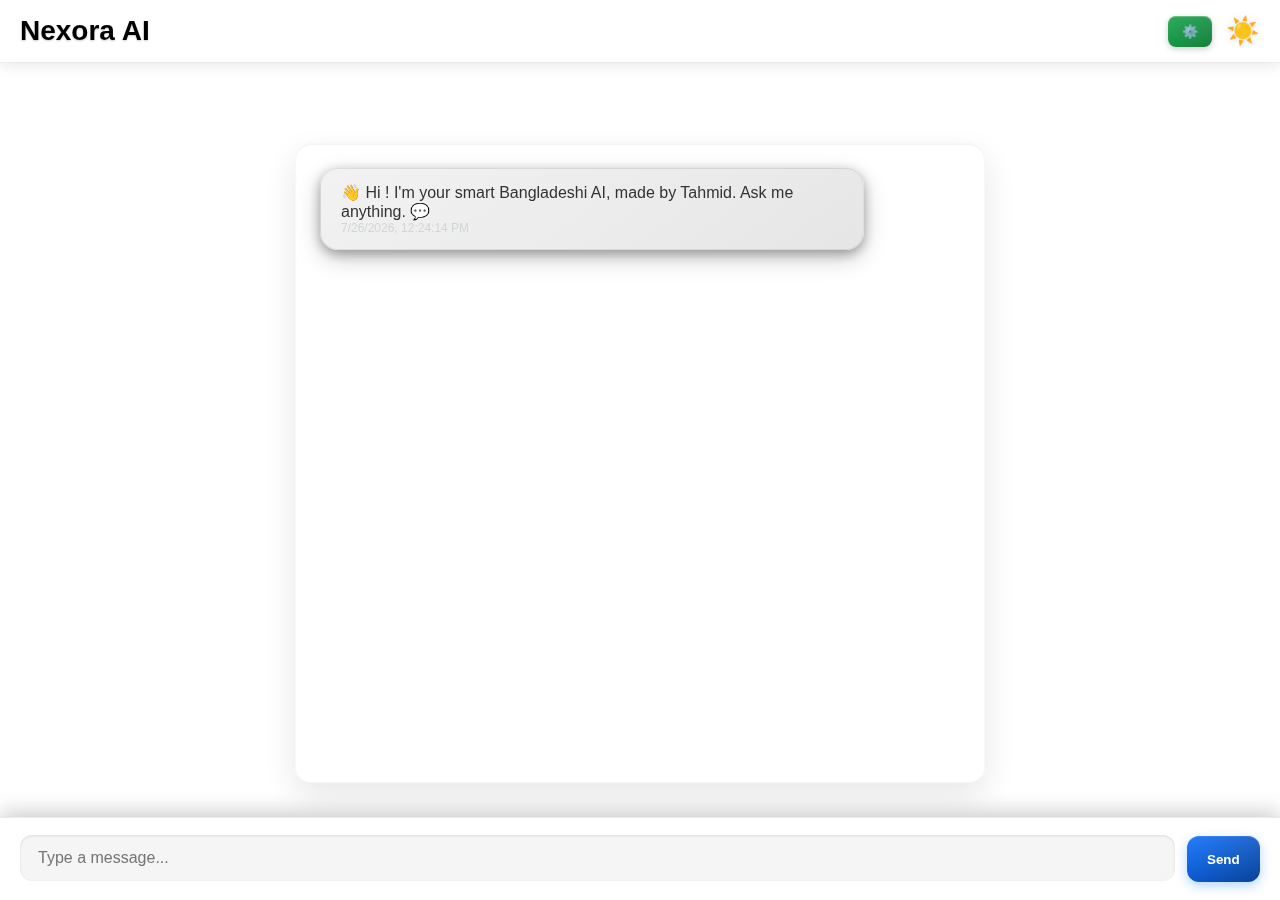
<file: index.html>
<!DOCTYPE html>
<html lang="en">
<head>
  <meta charset="UTF-8" />
  <meta name="viewport" content="width=device-width, initial-scale=1" />
  <title>Nexora AI</title>
  <meta name="description" content="An interactive AI ChatBot made by Tahmid from Bangladesh with dark/light mode and other lot of features, no data is collected all data stays in your local storage">
  <link rel="stylesheet" href="styles.css" />
  <link rel="icon" href="favicon.ico" type="image/x-icon">
</head>
<body>
  <!-- Loading Screen -->
  <div id="loading-screen">
    <div class="spinner"></div>
    <p class="blinking">Loading Nexora AI...</p>
  </div>
  
  <!-- Top bar -->
  <div id="top-box">
    <h1>Nexora AI</h1>
    <div class="top-buttons">
      <a href="settings.html" id="settings-btn" aria-label="Settings">⚙️</a>
      <button id="theme-switch" title="Toggle Dark/Light Mode" aria-label="Toggle theme">🌙</button>
    </div>
  </div>
  
  <!-- Main Chat UI -->
  <div id="app-container">
    <div id="chat-box" role="log" aria-live="polite"></div>
    
    <!-- Input Form -->
    <form id="input-form" aria-label="Chat input form">
      <input 
        id="user-input" 
        type="text" 
        placeholder="Type a message..." 
        autocomplete="off"
        aria-label="Type your message"
      />
      <button type="submit" id="send-btn" aria-label="Send message">Send</button>
    </form>
    
    <!-- Scroll to Bottom Button -->
    <button id="scroll-to-bottom" title="Scroll to bottom" aria-label="Scroll to bottom">⇩</button>
  </div>
  
  <!-- JavaScript connection -->
  <script src="mdtahmid9440.js" defer></script>
  
  <!-- Loading screen handler -->
  <script>
    document.addEventListener('DOMContentLoaded', () => {
      setTimeout(() => {
        const loader = document.getElementById('loading-screen');
        const app = document.getElementById('app-container');
        if (loader) {
          loader.style.opacity = '0';
          setTimeout(() => loader.style.display = 'none', 600);
        }
        if (app) app.style.opacity = '1';
      }, 100);
    });
  </script>
</body>
</html>
</file>
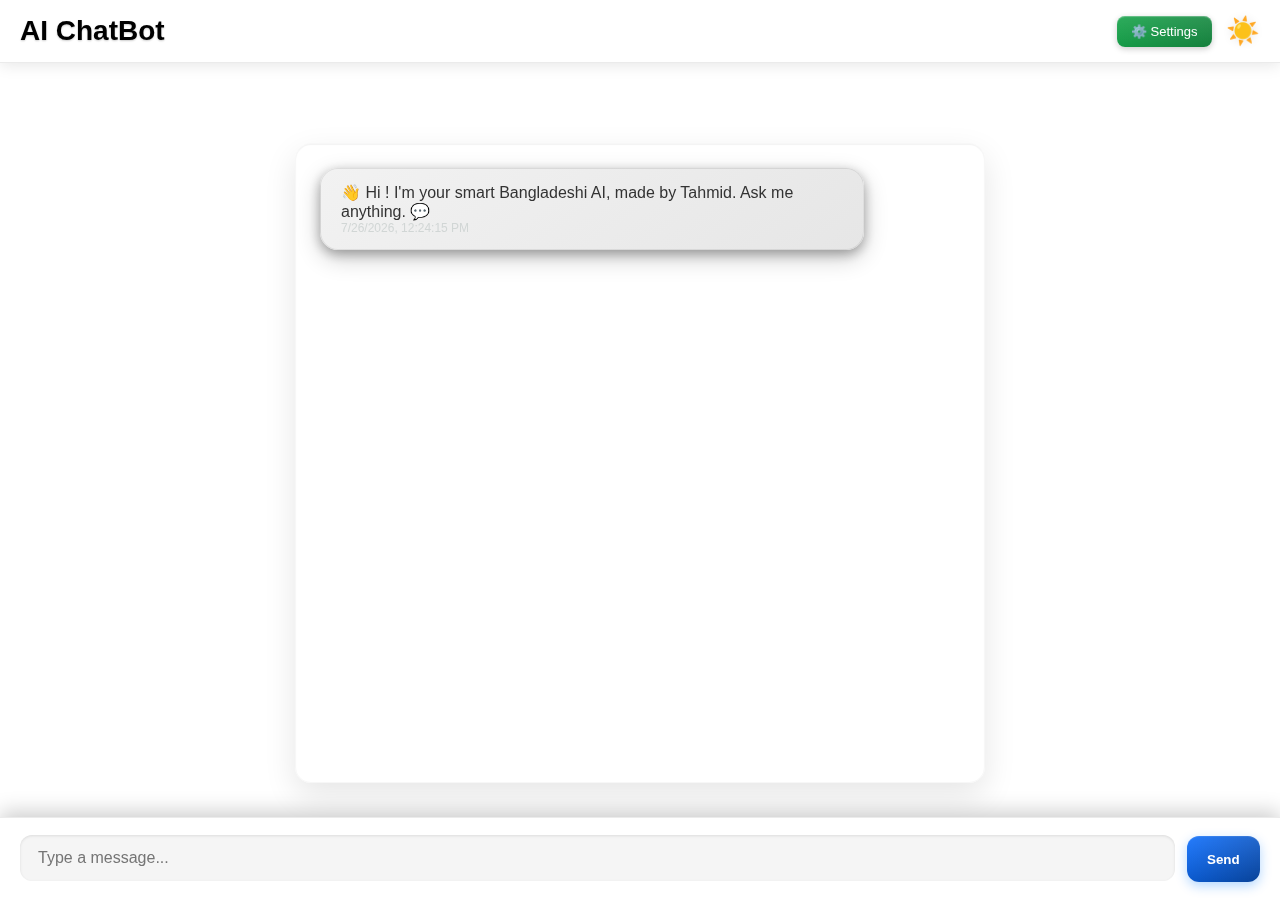
<file: mal.html>
<!DOCTYPE html>
<html lang="en">
<head>
  <meta charset="UTF-8" />
  <meta name="viewport" content="width=device-width, initial-scale=1" />
  <title>AI ChatBot 🇧🇩</title>
  <link rel="stylesheet" href="styles.css" />
</head>
<body>
  <!-- Loading Screen -->
  <div id="loading-screen">
    <div class="spinner"></div>
    <p class="blinking">Loading...</p>
  </div>

  <!-- Top bar -->
  <div id="top-box">
    <h1>AI ChatBot</h1>
    <div class="top-buttons">
      <a href="settings.html" id="settings-btn">⚙️ Settings</a>
      <button id="theme-switch" title="Toggle Dark/Light">🌙</button>
    </div>
  </div>

  <!-- Main Chat UI -->
  <div id="app-container">
    <div id="chat-box"></div>

    <!-- Input -->
    <form id="input-form">
      <input id="user-input" type="text" placeholder="Type a message..." autocomplete="off" />
      <button type="submit" id="send-btn">Send</button>
    </form>

    <!-- Scroll to Bottom Button -->
    <button id="scroll-to-bottom" title="Scroll to bottom">⇘</button>
  </div>

  <!-- JavaScript connection (make sure abc.js is in the same folder) -->
  <script src="mdtahmid9440.js"></script>

  <!-- Hide loading screen and fade-in chatbot -->
  <script>
    window.addEventListener('load', () => {
      setTimeout(() => {
        const loader = document.getElementById('loading-screen');
        const app = document.getElementById('app-container');
        if (loader) loader.style.display = 'none';
        if (app) app.style.opacity = '1';
      }, 300);
    });
  </script>
</body>
</html>
</file>
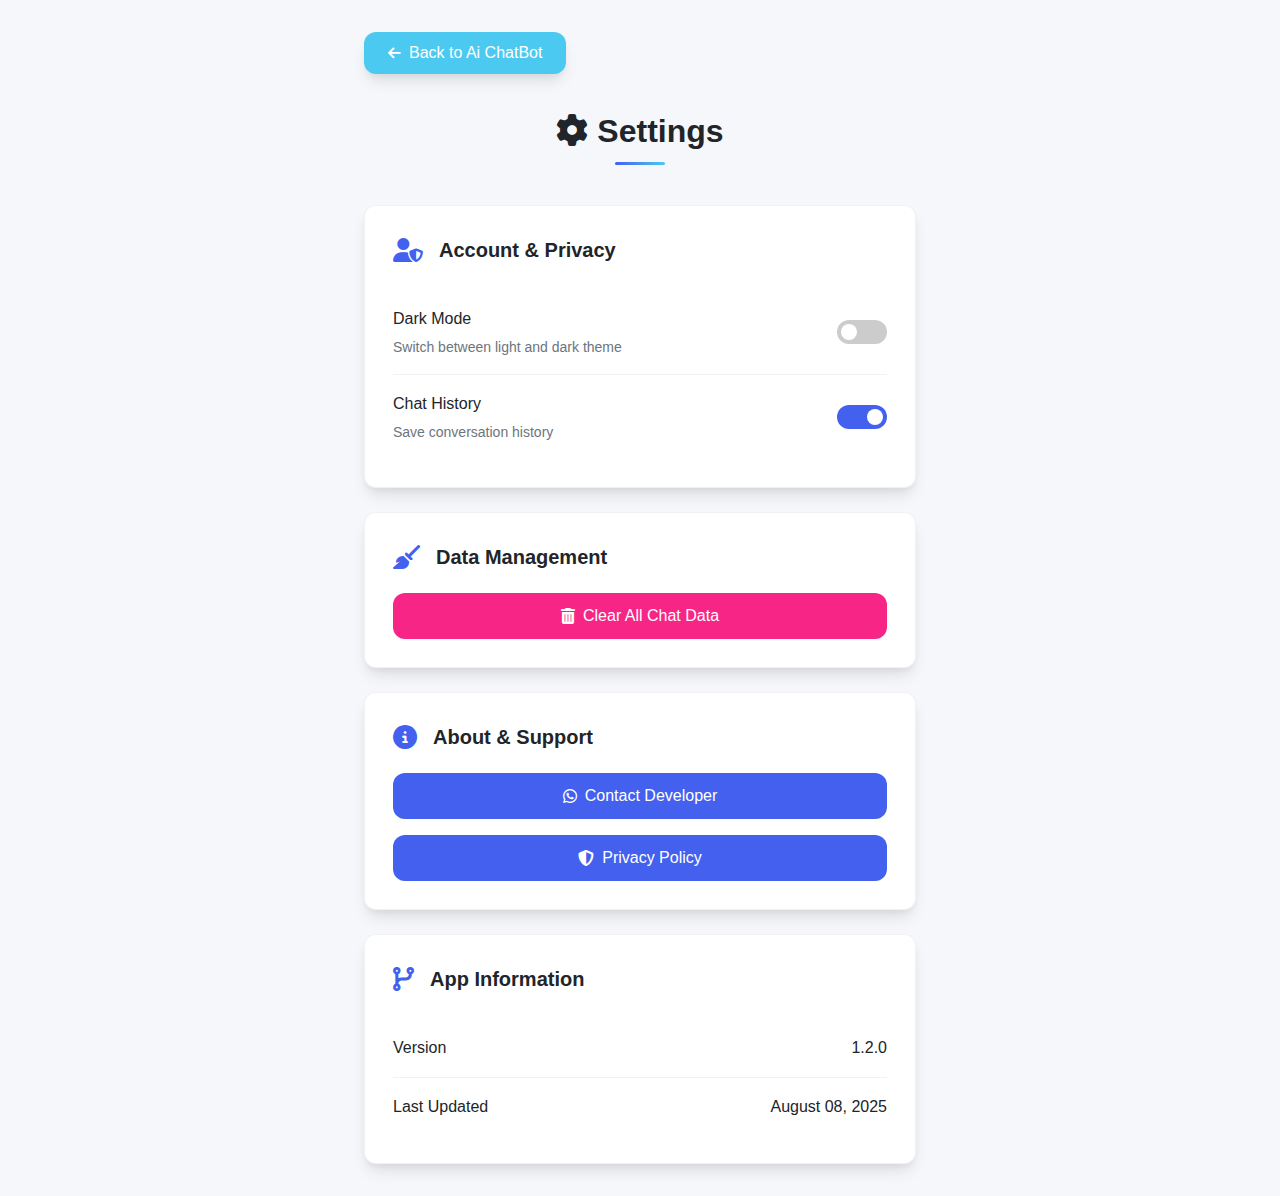
<file: settings.html>
<!DOCTYPE html>
<html lang="en">
<head>
  <meta charset="UTF-8" />
  <meta name="viewport" content="width=device-width, initial-scale=1.0" />
  <title>Settings - AI ChatBot</title>
  <link rel="stylesheet" href="https://cdnjs.cloudflare.com/ajax/libs/font-awesome/6.4.0/css/all.min.css">
  <style>
    :root {
      --primary: #4361ee;
      --primary-hover: #3a56d4;
      --success: #4cc9f0;
      --success-hover: #38b6db;
      --danger: #f72585;
      --danger-hover: #e5177b;
      --dark: #212529;
      --light: #f8f9fa;
      --gray: #6c757d;
      --border-radius: 12px;
      --box-shadow: 0 10px 15px -3px rgba(0, 0, 0, 0.1), 0 4px 6px -2px rgba(0, 0, 0, 0.05);
      --transition: all 0.3s cubic-bezier(0.25, 0.8, 0.25, 1);
    }

    * {
      box-sizing: border-box;
      margin: 0;
      padding: 0;
    }

    body {
      font-family: 'Inter', -apple-system, BlinkMacSystemFont, 'Segoe UI', Roboto, Oxygen, Ubuntu, Cantarell, sans-serif;
      background-color: #f5f7fa;
      color: var(--dark);
      line-height: 1.6;
      -webkit-font-smoothing: antialiased;
    }

    .container {
      max-width: 600px;
      margin: 2rem auto;
      padding: 0 1.5rem;
    }

    .back-btn {
      display: inline-flex;
      align-items: center;
      gap: 0.5rem;
      padding: 0.75rem 1.5rem;
      background-color: var(--success);
      color: white;
      border: none;
      border-radius: var(--border-radius);
      font-size: 1rem;
      font-weight: 500;
      cursor: pointer;
      transition: var(--transition);
      box-shadow: var(--box-shadow);
      margin-bottom: 2rem;
    }

    .back-btn:hover {
      background-color: var(--success-hover);
      transform: translateY(-2px);
    }

    .back-btn i {
      font-size: 0.9rem;
    }

    .header {
      text-align: center;
      margin-bottom: 2.5rem;
    }

    .header h2 {
      font-size: 2rem;
      font-weight: 700;
      margin-bottom: 0.5rem;
      color: var(--dark);
      position: relative;
      display: inline-block;
    }

    .header h2::after {
      content: '';
      position: absolute;
      bottom: -8px;
      left: 50%;
      transform: translateX(-50%);
      width: 50px;
      height: 3px;
      background: linear-gradient(90deg, var(--primary), var(--success));
      border-radius: 3px;
    }

    .card {
      background-color: white;
      border-radius: var(--border-radius);
      padding: 1.75rem;
      margin-bottom: 1.5rem;
      box-shadow: var(--box-shadow);
      transition: var(--transition);
      border: 1px solid rgba(0, 0, 0, 0.05);
    }

    .card:hover {
      transform: translateY(-5px);
      box-shadow: 0 20px 25px -5px rgba(0, 0, 0, 0.1), 0 10px 10px -5px rgba(0, 0, 0, 0.04);
    }

    .card-header {
      display: flex;
      align-items: center;
      gap: 1rem;
      margin-bottom: 1.25rem;
    }

    .card-header i {
      font-size: 1.5rem;
      color: var(--primary);
    }

    .card-header h3 {
      font-size: 1.25rem;
      font-weight: 600;
      color: var(--dark);
    }

    .btn {
      width: 100%;
      padding: 0.875rem;
      border: none;
      border-radius: var(--border-radius);
      font-size: 1rem;
      font-weight: 500;
      cursor: pointer;
      transition: var(--transition);
      display: flex;
      align-items: center;
      justify-content: center;
      gap: 0.5rem;
    }

    .btn-primary {
      background-color: var(--primary);
      color: white;
    }

    .btn-primary:hover {
      background-color: var(--primary-hover);
    }

    .btn-danger {
      background-color: var(--danger);
      color: white;
    }

    .btn-danger:hover {
      background-color: var(--danger-hover);
    }

    .status-msg {
      margin-top: 1rem;
      padding: 1rem;
      border-radius: var(--border-radius);
      text-align: center;
      display: none;
      animation: fadeIn 0.3s ease;
      font-size: 0.95rem;
    }

    .success-msg {
      background-color: rgba(76, 201, 240, 0.1);
      color: #0e7490;
      border: 1px solid rgba(76, 201, 240, 0.3);
    }

    .settings-group {
      margin-top: 1.5rem;
    }

    .setting-item {
      display: flex;
      justify-content: space-between;
      align-items: center;
      padding: 1rem 0;
      border-bottom: 1px solid rgba(0, 0, 0, 0.05);
    }

    .setting-item:last-child {
      border-bottom: none;
    }

    .setting-label {
      font-weight: 500;
      color: var(--dark);
    }

    .setting-description {
      font-size: 0.875rem;
      color: var(--gray);
      margin-top: 0.25rem;
    }

    .toggle-switch {
      position: relative;
      display: inline-block;
      width: 50px;
      height: 24px;
    }

    .toggle-switch input {
      opacity: 0;
      width: 0;
      height: 0;
    }

    .slider {
      position: absolute;
      cursor: pointer;
      top: 0;
      left: 0;
      right: 0;
      bottom: 0;
      background-color: #ccc;
      transition: .4s;
      border-radius: 34px;
    }

    .slider:before {
      position: absolute;
      content: "";
      height: 16px;
      width: 16px;
      left: 4px;
      bottom: 4px;
      background-color: white;
      transition: .4s;
      border-radius: 50%;
    }

    input:checked + .slider {
      background-color: var(--primary);
    }

    input:checked + .slider:before {
      transform: translateX(26px);
    }

    @keyframes fadeIn {
      from { opacity: 0; transform: translateY(10px); }
      to { opacity: 1; transform: translateY(0); }
    }

    @media (max-width: 640px) {
      .container {
        padding: 0 1rem;
      }
      
      .header h2 {
        font-size: 1.75rem;
      }
      
      .card {
        padding: 1.5rem;
      }
    }
  </style>
</head>
<body>

  <div class="container">
    <button class="back-btn" onclick="window.location.href='https://gamingtahmid1yt.github.io/aichatbot'">
      <i class="fas fa-arrow-left"></i> Back to Ai ChatBot
    </button>

    <div class="header">
      <h2><i class="fas fa-cog"></i> Settings</h2>
    </div>

    <div class="card">
      <div class="card-header">
        <i class="fas fa-user-shield"></i>
        <h3>Account & Privacy</h3>
      </div>
      
      <div class="settings-group">
        <div class="setting-item">
          <div>
            <div class="setting-label">Dark Mode</div>
            <div class="setting-description">Switch between light and dark theme</div>
          </div>
          <label class="toggle-switch">
            <input type="checkbox" id="darkModeToggle">
            <span class="slider"></span>
          </label>
        </div>
        
        <div class="setting-item">
          <div>
            <div class="setting-label">Chat History</div>
            <div class="setting-description">Save conversation history</div>
          </div>
          <label class="toggle-switch">
            <input type="checkbox" id="historyToggle" checked>
            <span class="slider"></span>
          </label>
        </div>
      </div>
    </div>

    <div class="card">
      <div class="card-header">
        <i class="fas fa-broom"></i>
        <h3>Data Management</h3>
      </div>
      
      <button class="btn btn-danger" onclick="clearAllData()">
        <i class="fas fa-trash-alt"></i> Clear All Chat Data
      </button>
      <div class="status-msg success-msg" id="clearStatus">
        <i class="fas fa-check-circle"></i> All chat history and data cleared successfully!
      </div>
    </div>

    <div class="card">
      <div class="card-header">
        <i class="fas fa-info-circle"></i>
        <h3>About & Support</h3>
      </div>
      
      <button class="btn btn-primary" onclick="window.open('https://wa.me/8801963178893','_blank')">
        <i class="fab fa-whatsapp"></i> Contact Developer
      </button>
      
      <button class="btn btn-primary" style="margin-top: 1rem;" onclick="window.location.href='https://gamingtahmid1yt.github.io/aichatbot-privacy-policy/'">
        <i class="fas fa-shield-alt"></i> Privacy Policy
      </button>
    </div>

    <div class="card">
      <div class="card-header">
        <i class="fas fa-code-branch"></i>
        <h3>App Information</h3>
      </div>
      
      <div class="settings-group">
        <div class="setting-item">
          <div class="setting-label">Version</div>
          <div class="setting-value" id="appVersion">1.2.0</div>
        </div>
        
        <div class="setting-item">
          <div class="setting-label">Last Updated</div>
          <div class="setting-value">August 08, 2025</div>
        </div>
      </div>
    </div>
  </div>

  <script>
    // DOM Elements
    const darkModeToggle = document.getElementById('darkModeToggle');
    const historyToggle = document.getElementById('historyToggle');
    const clearStatus = document.getElementById('clearStatus');
    const appVersion = document.getElementById('appVersion');

    // Initialize settings from localStorage
    function initSettings() {
      // Dark mode
      const darkMode = localStorage.getItem('darkMode') === 'true';
      darkModeToggle.checked = darkMode;
      if (darkMode) document.body.classList.add('dark-mode');
      
      // Chat history
      const saveHistory = localStorage.getItem('saveHistory') !== 'false';
      historyToggle.checked = saveHistory;
      
      // App version (could be fetched from package.json in a real app)
      appVersion.textContent = '1.2.0';
    }

    // Toggle dark mode
    darkModeToggle.addEventListener('change', (e) => {
      localStorage.setItem('darkMode', e.target.checked);
      document.body.classList.toggle('dark-mode', e.target.checked);
    });

    // Toggle chat history
    historyToggle.addEventListener('change', (e) => {
      localStorage.setItem('saveHistory', e.target.checked);
    });

    // Clear all data
    function clearAllData() {
      if (confirm('Are you sure you want to clear all chat data? This cannot be undone.')) {
        localStorage.removeItem('chat_history');
        localStorage.removeItem('theme');
        localStorage.removeItem('conversations');
        
        clearStatus.style.display = "block";
        setTimeout(() => {
          clearStatus.style.display = "none";
        }, 5000);
      }
    }

    // Initialize settings when page loads
    document.addEventListener('DOMContentLoaded', initSettings);
  </script>
</body>
  </html>
</file>
<file: styles.css>
* {
  box-sizing: border-box;
  margin: 0;
  padding: 0;
}

html, body {
  height: 100%;
  font-family: 'Segoe UI', Roboto, Tahoma, sans-serif;
  scroll-behavior: smooth;
  background: #0f0f0f;
  color: #fff;
  transition: 
    background 0.6s cubic-bezier(0.22, 1, 0.36, 1), 
    color 0.6s cubic-bezier(0.22, 1, 0.36, 1);
  -webkit-font-smoothing: antialiased;
  -webkit-overflow-scrolling: touch;
  overflow-x: hidden;
}

body.light-mode {
  background: #ffffff;
  color: #000;
}

#top-box {
  position: sticky;
  top: 0;
  z-index: 1000;
  padding: 15px 20px;
  background: rgba(20, 20, 20, 0.85);
  backdrop-filter: blur(12px) saturate(180%);
  -webkit-backdrop-filter: blur(12px) saturate(180%);
  border-bottom: 1px solid rgba(255,255,255,0.1);
  display: flex;
  justify-content: space-between;
  align-items: center;
  transition: all 0.6s cubic-bezier(0.22, 1, 0.36, 1);
  will-change: transform, background;
  box-shadow: 0 2px 15px rgba(0,0,0,0.1);
}

body.light-mode #top-box {
  background: rgba(255, 255, 255, 0.92);
  border-bottom: 1px solid rgba(0,0,0,0.08);
  backdrop-filter: blur(12px) saturate(180%);
}

#top-box h1 {
  font-size: 28px;
  font-weight: 610;
  transition: 
    transform 0.3s ease,
    text-shadow 0.3s ease;
  text-shadow: 0 1px 2px rgba(0,0,0,0.2);
}

#top-box h1:hover {
  transform: translateX(2px);
  text-shadow: 0 2px 4px rgba(0,0,0,0.3);
}

.top-buttons {
  display: flex;
  align-items: center;
  gap: 14px;
}

#settings-btn {
  background: linear-gradient(135deg, #28a745, #218838);
  color: #fff;
  padding: 8px 14px;
  font-size: 13px;
  border: none;
  border-radius: 8px;
  cursor: pointer;
  box-shadow: 
    0 2px 6px rgba(0,0,0,0.3),
    inset 0 1px 1px rgba(255,255,255,0.1);
  text-decoration: none;
  transition: 
    all 0.3s cubic-bezier(0.22, 1, 0.36, 1),
    box-shadow 0.4s ease;
  will-change: transform, box-shadow;
  position: relative;
  overflow: hidden;
}

#settings-btn:hover {
  transform: translateY(-2px);
  box-shadow: 
    0 4px 12px rgba(0,0,0,0.4),
    inset 0 1px 1px rgba(255,255,255,0.2);
}

#settings-btn:active {
  transform: translateY(0);
}

#settings-btn::after {
  content: '';
  position: absolute;
  top: 0;
  left: 0;
  width: 100%;
  height: 100%;
  background: linear-gradient(
    rgba(255,255,255,0.1),
    rgba(255,255,255,0)
  );
  pointer-events: none;
}

#theme-switch {
  font-size: 27px;
  background: none;
  border: none;
  color: gold;
  cursor: pointer;
  transition: 
    transform 0.4s cubic-bezier(0.68, -0.6, 0.32, 1.6), 
    color 0.3s ease,
    filter 0.3s ease;
  will-change: transform;
  text-shadow: 0 0 8px rgba(255,215,0,0.3);
}

#theme-switch:hover {
  transform: rotate(15deg) scale(1.1);
  filter: brightness(1.1);
  text-shadow: 0 0 12px rgba(255,215,0,0.5);
}

body.light-mode #settings-btn {
  background: linear-gradient(135deg, #16a34a, #15803d);
  box-shadow: 
    0 2px 6px rgba(0,0,0,0.2),
    inset 0 1px 1px rgba(255,255,255,0.3);
}

body.light-mode #theme-switch {
  color: #333;
  text-shadow: 0 0 8px rgba(0,0,0,0.1);
}

#app-container {
  max-width: 1000px;
  margin: auto;
  padding: 80px 15px 100px;
  display: flex;
  flex-direction: column;
  height: calc(100vh - 80px);
  overflow: hidden;
  opacity: 0;
  transition: opacity 0.8s ease;
}

#chat-box {
  flex: 1;
  overflow-y: auto;
  background: #111;
  border-radius: 16px;
  padding: 24px;
  display: flex;
  flex-direction: column;
  gap: 18px;
  scroll-behavior: smooth;
  will-change: scroll-position;
  transition: 
    background 0.6s cubic-bezier(0.22, 1, 0.36, 1),
    box-shadow 0.6s ease;
  max-width: 690px;
  margin: auto;
  width: 100%;
  box-shadow: 
    0 12px 32px rgba(0,0,0,0.25),
    inset 0 1px 1px rgba(255,255,255,0.05);
  border: 1px solid rgba(255,255,255,0.03);
  transform: translateZ(0);
  -webkit-overflow-scrolling: touch;
  overscroll-behavior: contain;
}

#chat-box::-webkit-scrollbar {
  width: 8px;
  height: 8px;
}

#chat-box::-webkit-scrollbar-track {
  background: rgba(255,255,255,0.05);
  border-radius: 10px;
}

#chat-box::-webkit-scrollbar-thumb {
  background: rgba(255,255,255,0.1);
  border-radius: 10px;
}

#chat-box::-webkit-scrollbar-thumb:hover {
  background: rgba(255,255,255,0.2);
}

body.light-mode #chat-box {
  background: rgba(255,255,255,0.95);
  box-shadow: 
    0 12px 32px rgba(0,0,0,0.1),
    inset 0 1px 1px rgba(0,0,0,0.05);
  border: 1px solid rgba(0,0,0,0.03);
}

.user-message,
.bot-message {
  max-width: 85%;
  padding: 14px 20px;
  font-size: 1rem;
  border-radius: 18px;
  white-space: pre-wrap;
  word-wrap: break-word;
  background-size: 200% 200%;
  border: 1px solid rgba(255, 255, 255, 0.08);
  box-shadow:
    0 4px 12px rgba(0, 0, 0, 0.3),
    0 8px 24px rgba(0, 0, 0, 0.2);
  transform-style: preserve-3d;
  perspective: 800px;
  transition:
    background 0.4s cubic-bezier(0.22, 1, 0.36, 1),
    color 0.4s cubic-bezier(0.22, 1, 0.36, 1),
    transform 0.4s cubic-bezier(0.22, 1, 0.36, 1),
    box-shadow 0.4s ease;
  animation: 
    fadeInUp 0.5s cubic-bezier(0.22, 1, 0.36, 1) both,
    float 6s ease-in-out infinite;
  will-change: transform, opacity;
  position: relative;
}

@keyframes fadeInUp {
  from {
    opacity: 0;
    transform: translate3d(0, 10px, 0);
  }
  to {
    opacity: 1;
    transform: translate3d(0, 0, 0);
  }
}

@keyframes float {
  0%, 100% { transform: translateY(0) rotate(0deg); }
  25% { transform: translateY(-3px) rotate(0.5deg); }
  50% { transform: translateY(-5px) rotate(-0.5deg); }
  75% { transform: translateY(-3px) rotate(0.5deg); }
}

@keyframes messagePop {
  0% { transform: scale(0.95); opacity: 0; }
  80% { transform: scale(1.02); }
  100% { transform: scale(1); opacity: 1; }
}

.user-message {
  align-self: flex-end;
  background: linear-gradient(145deg, #0d6efd, #0056d2);
  color: #ffffff;
  animation-delay: 0.1s;
  animation-name: fadeInUp, float;
}

.bot-message {
  align-self: flex-start;
  background: linear-gradient(145deg, #3a3a3a, #1f1f1f);
  color: #ffffff;
  animation-delay: 0.3s;
  animation-name: fadeInUp, float;
}

body.light-mode .bot-message {
  background: linear-gradient(145deg, #f2f2f2, #e6e6e6);
  color: #333;
  border: 1px solid rgba(0, 0, 0, 0.08);
}

body.light-mode .user-message {
  background: linear-gradient(145deg, #cce5ff, #b3d9ff);
  color: #333;
  border: 1px solid rgba(0, 0, 0, 0.08);
}

.bot-message.typing {
  opacity: 0.7;
  font-style: italic;
  animation: 
    typingPulse 1.2s infinite ease-in-out, 
    fadeInUp 0.5s cubic-bezier(0.22, 1, 0.36, 1) both;
  pointer-events: none;
}

@keyframes typingPulse {
  0%, 100% { opacity: 0.6; }
  50% { opacity: 0.8; }
}

#input-form {
  position: fixed;
  bottom: 0;
  left: 0;
  right: 0;
  display: flex;
  gap: 12px;
  padding: 18px 20px;
  background: rgba(20,20,20,0.92);
  backdrop-filter: blur(12px) saturate(180%);
  -webkit-backdrop-filter: blur(12px) saturate(180%);
  border-top: 1px solid rgba(255,255,255,0.1);
  z-index: 999;
  transition: all 0.6s cubic-bezier(0.22, 1, 0.36, 1);
  box-shadow: 0 -5px 20px rgba(0,0,0,0.2);
  transform: translateZ(0);
}

body.light-mode #input-form {
  background: rgba(255, 255, 255, 0.95);
  border-top: 1px solid rgba(0,0,0,0.08);
}

#user-input {
  flex: 1;
  padding: 14px 18px;
  border: none;
  border-radius: 12px;
  font-size: 16px;
  background: #222;
  color: #fff;
  transition: 
    all 0.3s cubic-bezier(0.22, 1, 0.36, 1),
    box-shadow 0.3s ease;
  box-shadow: 
    inset 0 1px 3px rgba(0,0,0,0.5),
    0 1px 1px rgba(255,255,255,0.05);
  transform: translateZ(0);
}

#user-input:focus {
  outline: none;
  box-shadow: 
    0 0 0 2px rgba(13, 110, 253, 0.5),
    inset 0 1px 3px rgba(0,0,0,0.5);
  transform: translateY(-1px);
}

body.light-mode #user-input {
  background: #f5f5f5;
  box-shadow: 
    inset 0 1px 3px rgba(0,0,0,0.1),
    0 1px 1px rgba(255,255,255,0.8);
}

#send-btn {
  background: linear-gradient(145deg, #0d6efd, #084298);
  color: #fff;
  padding: 14px 20px;
  border: none;
  border-radius: 12px;
  cursor: pointer;
  font-weight: 600;
  box-shadow: 
    0 4px 12px rgba(0,123,255,0.3),
    inset 0 1px 1px rgba(255,255,255,0.1);
  transition: all 0.3s cubic-bezier(0.22, 1, 0.36, 1);
  will-change: transform, box-shadow;
  position: relative;
  overflow: hidden;
  transform: translateZ(0);
}

#send-btn:hover {
  transform: translateY(-2px);
  box-shadow: 
    0 6px 16px rgba(0,123,255,0.4),
    inset 0 1px 1px rgba(255,255,255,0.2);
}

#send-btn:active {
  transform: translateY(0);
}

#send-btn::after {
  content: '';
  position: absolute;
  top: 0;
  left: 0;
  width: 100%;
  height: 100%;
  background: linear-gradient(
    rgba(255,255,255,0.1),
    rgba(255,255,255,0)
  );
  pointer-events: none;
}

#scroll-to-bottom {
  position: fixed;
  bottom: 80px;
  right: 20px;
  background: #333;
  color: #fff;
  width: 42px;
  height: 42px;
  display: flex;
  align-items: center;
  justify-content: center;
  font-size: 20px;
  border: none;
  border-radius: 50%;
  box-shadow: 
    0 4px 12px rgba(0,0,0,0.3),
    0 2px 4px rgba(255,255,255,0.05);
  display: none;
  z-index: 999;
  transition: 
    all 0.3s cubic-bezier(0.22, 1, 0.36, 1),
    opacity 0.3s ease;
  opacity: 0.9;
  cursor: pointer;
  transform: translateZ(0);
  animation: bounce 2s infinite;
}

@keyframes bounce {
  0%, 20%, 50%, 80%, 100% { transform: translateY(0); }
  40% { transform: translateY(-10px); }
  60% { transform: translateY(-5px); }
}

#scroll-to-bottom:hover {
  background: #0d6efd;
  transform: scale(1.1);
  opacity: 1;
  animation: none;
}

#scroll-to-bottom:active {
  transform: scale(0.95);
}

body.light-mode #scroll-to-bottom {
  background: #aaa;
  box-shadow: 0 4px 12px rgba(0,0,0,0.2);
}

#loading-screen {
  position: fixed;
  top: 0;
  left: 0;
  width: 100%;
  height: 100%;
  background: #000;
  color: #fff;
  display: flex;
  flex-direction: column;
  justify-content: center;
  align-items: center;
  z-index: 9999;
  opacity: 1;
  transition: opacity 0.8s cubic-bezier(0.22, 1, 0.36, 1);
}

.spinner {
  width: 48px;
  height: 48px;
  border: 5px solid rgba(255,255,255,0.1);
  border-top: 5px solid #fff;
  border-radius: 50%;
  animation: 
    spin 1s cubic-bezier(0.65, 0, 0.35, 1) infinite,
    pulse 2s ease-in-out infinite;
  margin-bottom: 16px;
  box-shadow: 0 0 10px rgba(255,255,255,0.2);
}

@keyframes spin {
  to { transform: rotate(360deg); }
}

@keyframes pulse {
  0%, 100% { transform: scale(1) rotate(0deg); }
  50% { transform: scale(1.05) rotate(5deg); }
}

.message-enter {
  animation: messagePop 0.4s cubic-bezier(0.22, 1, 0.36, 1) both;
}

@keyframes messagePop {
  0% { transform: scale(0.9); opacity: 0; }
  100% { transform: scale(1); opacity: 1; }
}

@media (max-width: 600px) {
  #chat-box {
    padding: 16px;
    border-radius: 12px;
  }

  .user-message,
  .bot-message {
    padding: 12px 16px;
    border-radius: 16px;
    max-width: 90%;
  }
  
  #input-form {
    padding: 14px 16px;
  }
  
  #user-input {
    padding: 12px 16px;
  }
  
  #send-btn {
    padding: 12px 16px;
  }
  
  #top-box h1 {
    font-size: 22px;
  }
  
  #settings-btn {
    padding: 6px 12px;
    font-size: 12px;
  }
  
  #theme-switch {
    font-size: 24px;
  }
}

/* Enhanced scroll behavior */
#chat-box {
  scrollbar-width: thin;
  scrollbar-color: rgba(255,255,255,0.1) rgba(255,255,255,0.05);
}

/* Smooth message addition */
.message-container {
  display: flex;
  flex-direction: column;
  gap: 18px;
  will-change: contents;
}

/* Input focus animation */
#user-input:focus {
  animation: inputFocus 0.6s cubic-bezier(0.22, 1, 0.36, 1) both;
}

@keyframes inputFocus {
  0% { box-shadow: inset 0 1px 3px rgba(0,0,0,0.5); }
  50% { box-shadow: 0 0 0 3px rgba(13, 110, 253, 0.3), inset 0 1px 3px rgba(0,0,0,0.5); }
  100% { box-shadow: 0 0 0 2px rgba(13, 110, 253, 0.5), inset 0 1px 3px rgba(0,0,0,0.5); }
}

/* Button press effect */
#send-btn:active, #settings-btn:active {
  transition: transform 0.1s ease;
  }
</file>
